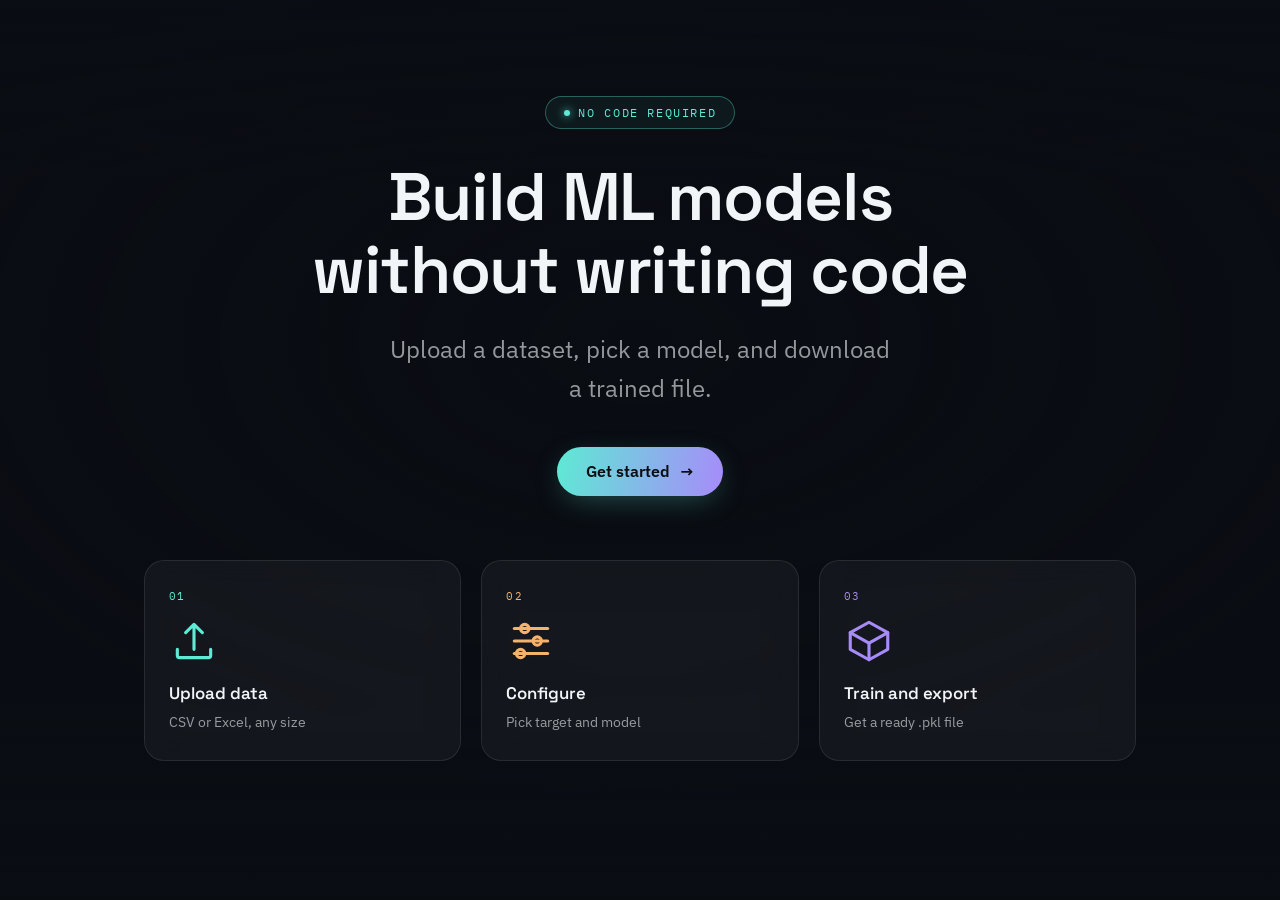
<file: templates/index.html>
<!DOCTYPE html>
<html lang="en">
<head>
<meta charset="UTF-8">
<meta name="viewport" content="width=device-width, initial-scale=1.0">
<title>AutoML Studio</title>
<meta name="description" content="Upload a dataset, pick a model, and download a trained file — no code required.">

<link rel="preconnect" href="https://fonts.googleapis.com">
<link rel="preconnect" href="https://fonts.gstatic.com" crossorigin>
<link href="https://fonts.googleapis.com/css2?family=Space+Grotesk:wght@500;600;700&family=IBM+Plex+Sans:wght@400;500;600&family=IBM+Plex+Mono:wght@400;500&display=swap" rel="stylesheet">

<style>
  :root {
    --bg: #0a0d13;
    --bg-card: rgba(255, 255, 255, 0.045);
    --border: rgba(255, 255, 255, 0.09);
    --text: #f2f5f8;
    --text-dim: rgba(242, 245, 248, 0.6);
    --teal: #5eead4;
    --amber: #f5b26b;
    --violet: #a78bfa;
    --radius-lg: 20px;
    --radius-pill: 999px;
  }

  * { box-sizing: border-box; }

  html, body {
    margin: 0;
    padding: 0;
  }

  body {
    background: var(--bg);
    color: var(--text);
    font-family: 'IBM Plex Sans', sans-serif;
    min-height: 100vh;
    overflow-x: hidden;
    -webkit-font-smoothing: antialiased;
  }

  /* ---- animated background layer ---- */
  .waves-bg {
    position: fixed;
    inset: 0;
    z-index: 0;
  }
  .waves-bg canvas {
    display: block;
    width: 100%;
    height: 100%;
  }

  .vignette {
    position: fixed;
    inset: 0;
    z-index: 0;
    pointer-events: none;
    background:
      radial-gradient(ellipse 60% 50% at 50% 38%, rgba(10, 13, 19, 0) 0%, rgba(10, 13, 19, 0.55) 100%),
      linear-gradient(to bottom, rgba(10, 13, 19, 0.65) 0%, rgba(10, 13, 19, 0) 20%, rgba(10, 13, 19, 0) 78%, rgba(10, 13, 19, 0.8) 100%);
  }

  /* ---- hero ---- */
  .hero {
    position: relative;
    z-index: 1;
    min-height: 50vh;
    display: flex;
    flex-direction: column;
    align-items: center;
    justify-content: center;
    text-align: center;
    padding: 6rem 1.5rem 4rem;
  }

  .badge {
    display: inline-flex;
    align-items: center;
    gap: 0.55rem;
    font-family: 'IBM Plex Mono', monospace;
    font-size: 0.72rem;
    letter-spacing: 0.14em;
    text-transform: uppercase;
    color: var(--teal);
    border: 1px solid rgba(94, 234, 212, 0.35);
    background: rgba(94, 234, 212, 0.06);
    padding: 0.5rem 1.1rem;
    border-radius: var(--radius-pill);
    margin-bottom: 2rem;
    backdrop-filter: blur(6px);
  }
  .badge .dot {
    width: 6px;
    height: 6px;
    border-radius: 50%;
    background: var(--teal);
    box-shadow: 0 0 8px var(--teal);
  }

  h1 {
    font-family: 'Space Grotesk', sans-serif;
    font-weight: 600;
    font-size: clamp(2.4rem, 6vw, 4.2rem);
    line-height: 1.08;
    letter-spacing: -0.02em;
    margin: 0 0 1.5rem;
    max-width: 16ch;
  }

  .hero p {
    font-size: 1.5rem;
    line-height: 1.6;
    color: var(--text-dim);
    max-width: 36ch;
    margin: 0 0 2.5rem;
  }

  .cta {
    font-family: 'IBM Plex Sans', sans-serif;
    font-weight: 600;
    font-size: 1rem;
    color: #0a0d13;
    text-decoration: none;
    display: inline-flex;
    align-items: center;
    gap: 0.6rem;
    padding: 0.9rem 1.8rem;
    border-radius: var(--radius-pill);
    background: linear-gradient(100deg, var(--teal), var(--violet));
    box-shadow: 0 8px 30px -8px rgba(94, 234, 212, 0.35);
    transition: transform 0.25s ease, box-shadow 0.25s ease;
  }
  .cta .arrow { transition: transform 0.25s ease; }
  .cta:hover {
    transform: translateY(-2px);
    box-shadow: 0 12px 34px -6px rgba(167, 139, 250, 0.45);
  }
  .cta:hover .arrow { transform: translateX(4px); }
  .cta:focus-visible {
    outline: 2px solid var(--teal);
    outline-offset: 3px;
  }

  /* ---- feature grid ---- */
  .feature-grid {
    position: relative;
    z-index: 1;
    display: grid;
    grid-template-columns: repeat(3, 1fr);
    gap: 1.25rem;
    max-width: 1040px;
    margin: 0 auto;
    padding: 0 1.5rem 6rem;
  }

  .feature-card {
    background: var(--bg-card);
    border: 1px solid var(--border);
    border-radius: var(--radius-lg);
    padding: 1.75rem 1.5rem;
    backdrop-filter: blur(14px);
    transition: transform 0.25s ease, border-color 0.25s ease, background 0.25s ease;
  }
  .feature-card:hover {
    transform: translateY(-4px);
    border-color: rgba(255, 255, 255, 0.18);
    background: rgba(255, 255, 255, 0.065);
  }

  .feature-card .num {
    display: block;
    font-family: 'IBM Plex Mono', monospace;
    font-size: 0.7rem;
    letter-spacing: 0.12em;
    margin-bottom: 0.85rem;
  }
  .feature-card:nth-child(1) .num, .feature-card:nth-child(1) .icon { color: var(--teal); }
  .feature-card:nth-child(2) .num, .feature-card:nth-child(2) .icon { color: var(--amber); }
  .feature-card:nth-child(3) .num, .feature-card:nth-child(3) .icon { color: var(--violet); }

  .feature-card .icon {
    width: 50px;
    height: 50px;
    margin-bottom: 1rem;
  }
  .feature-card .icon svg { width: 100%; height: 100%; }

  .feature-card .title {
    font-family: 'Space Grotesk', sans-serif;
    font-size: 1.05rem;
    font-weight: 600;
    margin: 0 0 0.4rem;
  }
  .feature-card .desc {
    font-size: 0.9rem;
    color: var(--text-dim);
    margin: 0;
    line-height: 1.5;
  }

  @media (max-width: 760px) {
    .feature-grid { grid-template-columns: 1fr; }
    .hero { padding: 5rem 1.25rem 3rem; }
  }

  @media (prefers-reduced-motion: reduce) {
    .cta, .feature-card { transition: none; }
  }
</style>
</head>
<body>

  <div id="waves-bg" class="waves-bg" aria-hidden="true"></div>
  <div class="vignette" aria-hidden="true"></div>

  <main class="hero">
    <div class="badge"><span class="dot"></span>No code required</div>
    <h1>Build ML models<br>without writing code</h1>
    <p>Upload a dataset, pick a model, and download<br>a trained file.</p>
    <a href="{{ url_for('upload') }}" class="cta">Get started <span class="arrow">→</span></a>
  </main>

  <section class="feature-grid">
    <div class="feature-card">
      <span class="num">01</span>
      <div class="icon">
        <svg viewBox="0 0 24 24" fill="none" stroke="currentColor" stroke-width="1.5" stroke-linecap="round" stroke-linejoin="round">
          <path d="M12 16V4M12 4l-4 4M12 4l4 4"/>
          <path d="M4 16v3a1 1 0 0 0 1 1h14a1 1 0 0 0 1-1v-3"/>
        </svg>
      </div>
      <p class="title">Upload data</p>
      <p class="desc">CSV or Excel, any size</p>
    </div>

    <div class="feature-card">
      <span class="num">02</span>
      <div class="icon">
        <svg viewBox="0 0 24 24" fill="none" stroke="currentColor" stroke-width="1.5" stroke-linecap="round" stroke-linejoin="round">
          <line x1="4" y1="6" x2="20" y2="6"/><circle cx="9" cy="6" r="2"/>
          <line x1="4" y1="12" x2="20" y2="12"/><circle cx="15" cy="12" r="2"/>
          <line x1="4" y1="18" x2="20" y2="18"/><circle cx="7" cy="18" r="2"/>
        </svg>
      </div>
      <p class="title">Configure</p>
      <p class="desc">Pick target and model</p>
    </div>

    <div class="feature-card">
      <span class="num">03</span>
      <div class="icon">
        <svg viewBox="0 0 24 24" fill="none" stroke="currentColor" stroke-width="1.5" stroke-linecap="round" stroke-linejoin="round">
          <path d="M21 8l-9-5-9 5 9 5 9-5z"/>
          <path d="M3 8v8l9 5 9-5V8"/>
          <path d="M12 13v8"/>
        </svg>
      </div>
      <p class="title">Train and export</p>
      <p class="desc">Get a ready .pkl file</p>
    </div>
  </section>

<script type="module">
import { Renderer, Program, Mesh, Triangle } from 'https://esm.sh/ogl@1.0.11';

function hexToVec3(hex) {
  const h = hex.replace('#', '');
  return [
    parseInt(h.slice(0, 2), 16) / 255,
    parseInt(h.slice(2, 4), 16) / 255,
    parseInt(h.slice(4, 6), 16) / 255
  ];
}

const config = {
  speed: 0.4,
  innerLineCount: 32.0,
  outerLineCount: 36.0,
  warpIntensity: 1.0,
  rotation: -44,
  edgeFadeWidth: 0.0,
  colorCycleSpeed: 1.0,
  brightness: 0.2,
  color1: '#0b5bd9',
  color2: '#030000',
  color3: '#ffffff',
  enableMouseInteraction: true,
  mouseInfluence: 2.0
};

const vertexShader = `
attribute vec2 uv;
attribute vec2 position;
varying vec2 vUv;
void main() {
  vUv = uv;
  gl_Position = vec4(position, 0, 1);
}
`;

const fragmentShader = `
precision highp float;

uniform float uTime;
uniform vec3 uResolution;
uniform float uSpeed;
uniform float uInnerLines;
uniform float uOuterLines;
uniform float uWarpIntensity;
uniform float uRotation;
uniform float uEdgeFadeWidth;
uniform float uColorCycleSpeed;
uniform float uBrightness;
uniform vec3 uColor1;
uniform vec3 uColor2;
uniform vec3 uColor3;
uniform vec2 uMouse;
uniform float uMouseInfluence;
uniform bool uEnableMouse;

#define HALF_PI 1.5707963

float hashF(float n) {
  return fract(sin(n * 127.1) * 43758.5453123);
}

float smoothNoise(float x) {
  float i = floor(x);
  float f = fract(x);
  float u = f * f * (3.0 - 2.0 * f);
  return mix(hashF(i), hashF(i + 1.0), u);
}

float displaceA(float coord, float t) {
  float result = sin(coord * 2.123) * 0.2;
  result += sin(coord * 3.234 + t * 4.345) * 0.1;
  result += sin(coord * 0.589 + t * 0.934) * 0.5;
  return result;
}

float displaceB(float coord, float t) {
  float result = sin(coord * 1.345) * 0.3;
  result += sin(coord * 2.734 + t * 3.345) * 0.2;
  result += sin(coord * 0.189 + t * 0.934) * 0.3;
  return result;
}

vec2 rotate2D(vec2 p, float angle) {
  float c = cos(angle);
  float s = sin(angle);
  return vec2(p.x * c - p.y * s, p.x * s + p.y * c);
}

void main() {
  vec2 coords = gl_FragCoord.xy / uResolution.xy;
  coords = coords * 2.0 - 1.0;
  coords = rotate2D(coords, uRotation);

  float halfT = uTime * uSpeed * 0.5;
  float fullT = uTime * uSpeed;

  float mouseWarp = 0.0;
  if (uEnableMouse) {
    vec2 mPos = rotate2D(uMouse * 2.0 - 1.0, uRotation);
    float mDist = length(coords - mPos);
    mouseWarp = uMouseInfluence * exp(-mDist * mDist * 4.0);
  }

  float warpAx = coords.x + displaceA(coords.y, halfT) * uWarpIntensity + mouseWarp;
  float warpAy = coords.y - displaceA(coords.x * cos(fullT) * 1.235, halfT) * uWarpIntensity;
  float warpBx = coords.x + displaceB(coords.y, halfT) * uWarpIntensity + mouseWarp;
  float warpBy = coords.y - displaceB(coords.x * sin(fullT) * 1.235, halfT) * uWarpIntensity;

  vec2 fieldA = vec2(warpAx, warpAy);
  vec2 fieldB = vec2(warpBx, warpBy);
  vec2 blended = mix(fieldA, fieldB, mix(fieldA, fieldB, 0.5));

  float fadeTop = smoothstep(uEdgeFadeWidth, uEdgeFadeWidth + 0.4, blended.y);
  float fadeBottom = smoothstep(-uEdgeFadeWidth, -(uEdgeFadeWidth + 0.4), blended.y);
  float vMask = 1.0 - max(fadeTop, fadeBottom);

  float tileCount = mix(uOuterLines, uInnerLines, vMask);
  float scaledY = blended.y * tileCount;
  float nY = smoothNoise(abs(scaledY));

  float ridge = pow(
    step(abs(nY - blended.x) * 2.0, HALF_PI) * cos(2.0 * (nY - blended.x)),
    5.0
  );

  float lines = 0.0;
  for (float i = 1.0; i < 3.0; i += 1.0) {
    lines += pow(max(fract(scaledY), fract(-scaledY)), i * 2.0);
  }

  float pattern = vMask * lines;

  float cycleT = fullT * uColorCycleSpeed;
  float rChannel = (pattern + lines * ridge) * (cos(blended.y + cycleT * 0.234) * 0.5 + 1.0);
  float gChannel = (pattern + vMask * ridge) * (sin(blended.x + cycleT * 1.745) * 0.5 + 1.0);
  float bChannel = (pattern + lines * ridge) * (cos(blended.x + cycleT * 0.534) * 0.5 + 1.0);

  vec3 col = (rChannel * uColor1 + gChannel * uColor2 + bChannel * uColor3) * uBrightness;
  float alpha = clamp(length(col), 0.0, 1.0);

  gl_FragColor = vec4(col, alpha);
}
`;

const container = document.getElementById('waves-bg');
const prefersReducedMotion = window.matchMedia('(prefers-reduced-motion: reduce)').matches;

const renderer = new Renderer({ alpha: true, premultipliedAlpha: false });
const gl = renderer.gl;
gl.clearColor(0, 0, 0, 0);

let program;
let currentMouse = [0.5, 0.5];
let targetMouse = [0.5, 0.5];

function handleMouseMove(e) {
  const rect = gl.canvas.getBoundingClientRect();
  targetMouse = [
    (e.clientX - rect.left) / rect.width,
    1.0 - (e.clientY - rect.top) / rect.height
  ];
}

function handleMouseLeave() {
  targetMouse = [0.5, 0.5];
}

function resize() {
  renderer.setSize(container.clientWidth, container.clientHeight);
  if (program) {
    program.uniforms.uResolution.value = [gl.canvas.width, gl.canvas.height, gl.canvas.width / gl.canvas.height];
  }
}
window.addEventListener('resize', resize);
resize();

const geometry = new Triangle(gl);
const rotationRad = (config.rotation * Math.PI) / 180;
program = new Program(gl, {
  vertex: vertexShader,
  fragment: fragmentShader,
  uniforms: {
    uTime: { value: 0 },
    uResolution: { value: [gl.canvas.width, gl.canvas.height, gl.canvas.width / gl.canvas.height] },
    uSpeed: { value: config.speed },
    uInnerLines: { value: config.innerLineCount },
    uOuterLines: { value: config.outerLineCount },
    uWarpIntensity: { value: config.warpIntensity },
    uRotation: { value: rotationRad },
    uEdgeFadeWidth: { value: config.edgeFadeWidth },
    uColorCycleSpeed: { value: config.colorCycleSpeed },
    uBrightness: { value: config.brightness },
    uColor1: { value: hexToVec3(config.color1) },
    uColor2: { value: hexToVec3(config.color2) },
    uColor3: { value: hexToVec3(config.color3) },
    uMouse: { value: new Float32Array([0.5, 0.5]) },
    uMouseInfluence: { value: config.mouseInfluence },
    uEnableMouse: { value: config.enableMouseInteraction && !prefersReducedMotion }
  }
});

const mesh = new Mesh(gl, { geometry, program });
container.appendChild(gl.canvas);

if (config.enableMouseInteraction && !prefersReducedMotion) {
  gl.canvas.addEventListener('mousemove', handleMouseMove);
  gl.canvas.addEventListener('mouseleave', handleMouseLeave);
}

let animationFrameId;

function update(time) {
  program.uniforms.uTime.value = time * 0.001;

  if (config.enableMouseInteraction && !prefersReducedMotion) {
    currentMouse[0] += 0.05 * (targetMouse[0] - currentMouse[0]);
    currentMouse[1] += 0.05 * (targetMouse[1] - currentMouse[1]);
    program.uniforms.uMouse.value[0] = currentMouse[0];
    program.uniforms.uMouse.value[1] = currentMouse[1];
  }

  renderer.render({ scene: mesh });

  if (!prefersReducedMotion) {
    animationFrameId = requestAnimationFrame(update);
  }
}

if (prefersReducedMotion) {
  update(0); // render a single static frame, no motion
} else {
  animationFrameId = requestAnimationFrame(update);
}
</script>
</body>
</html>
</file>
